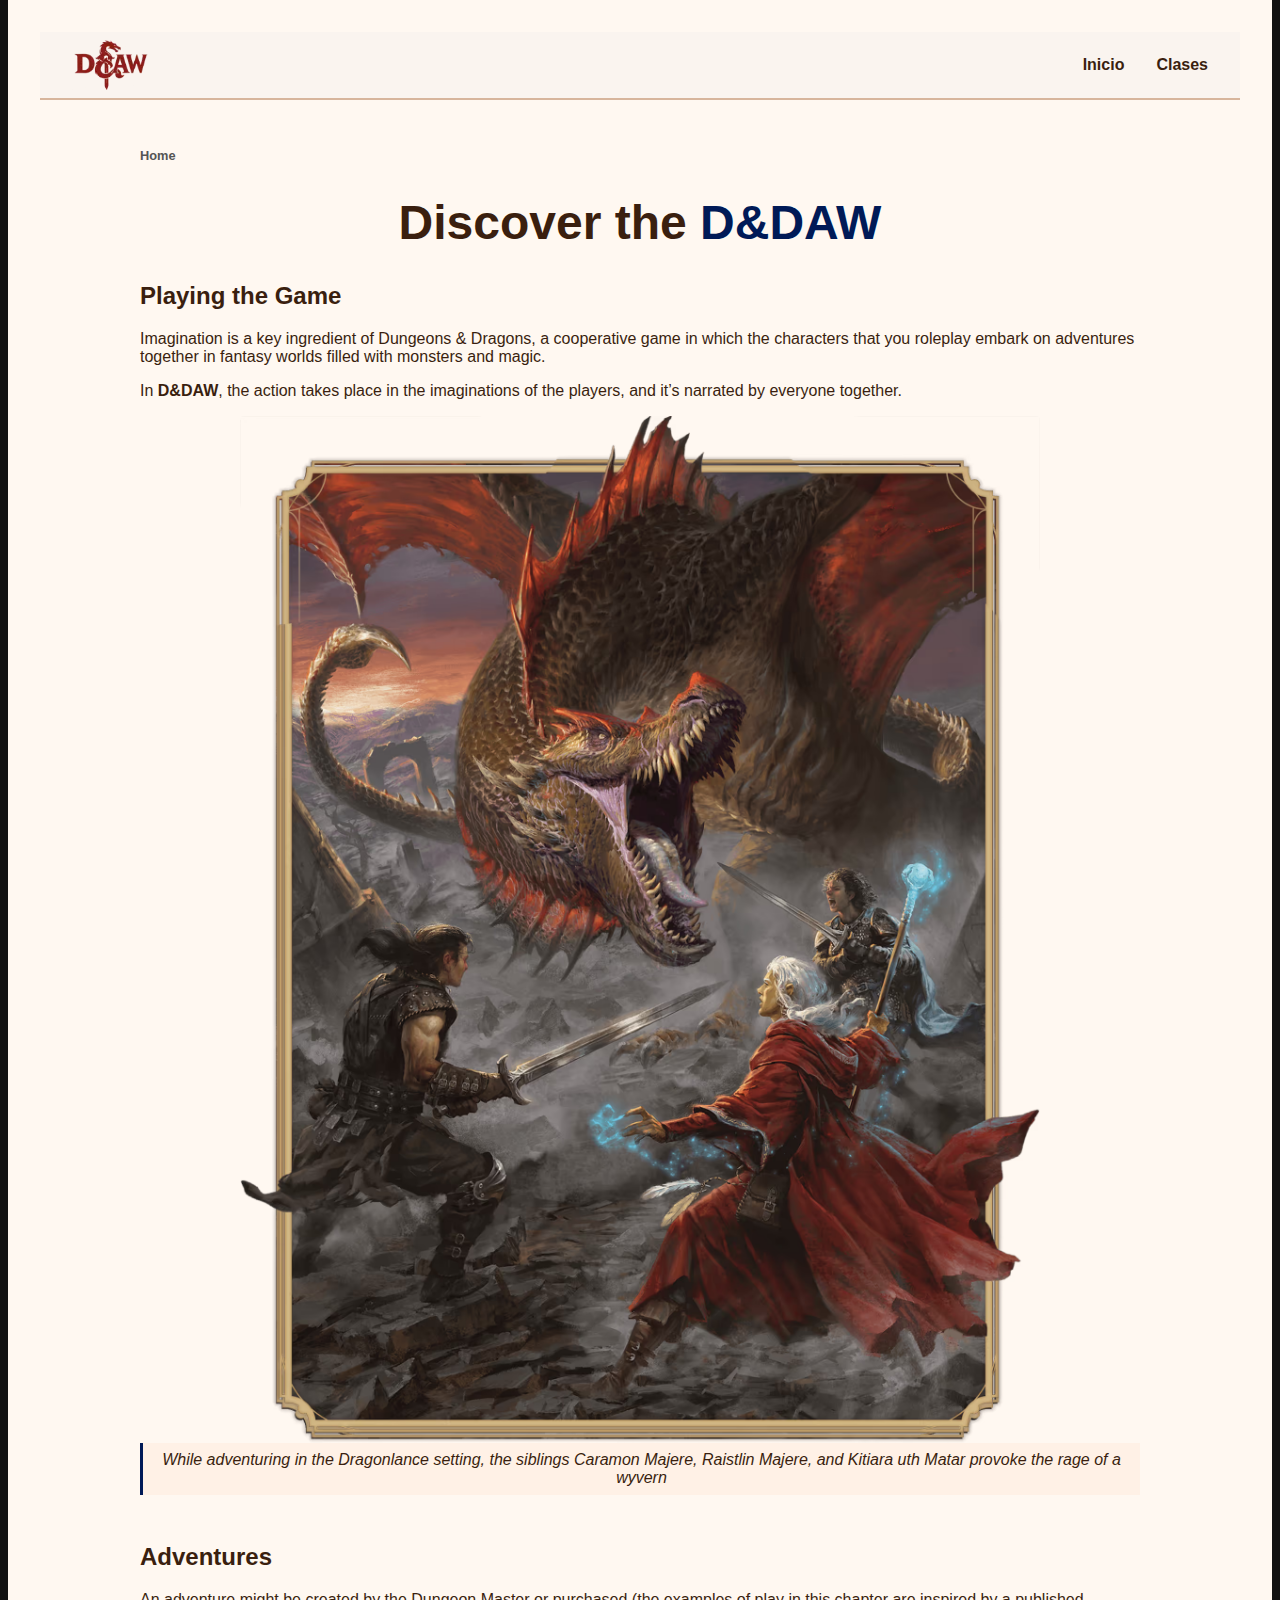
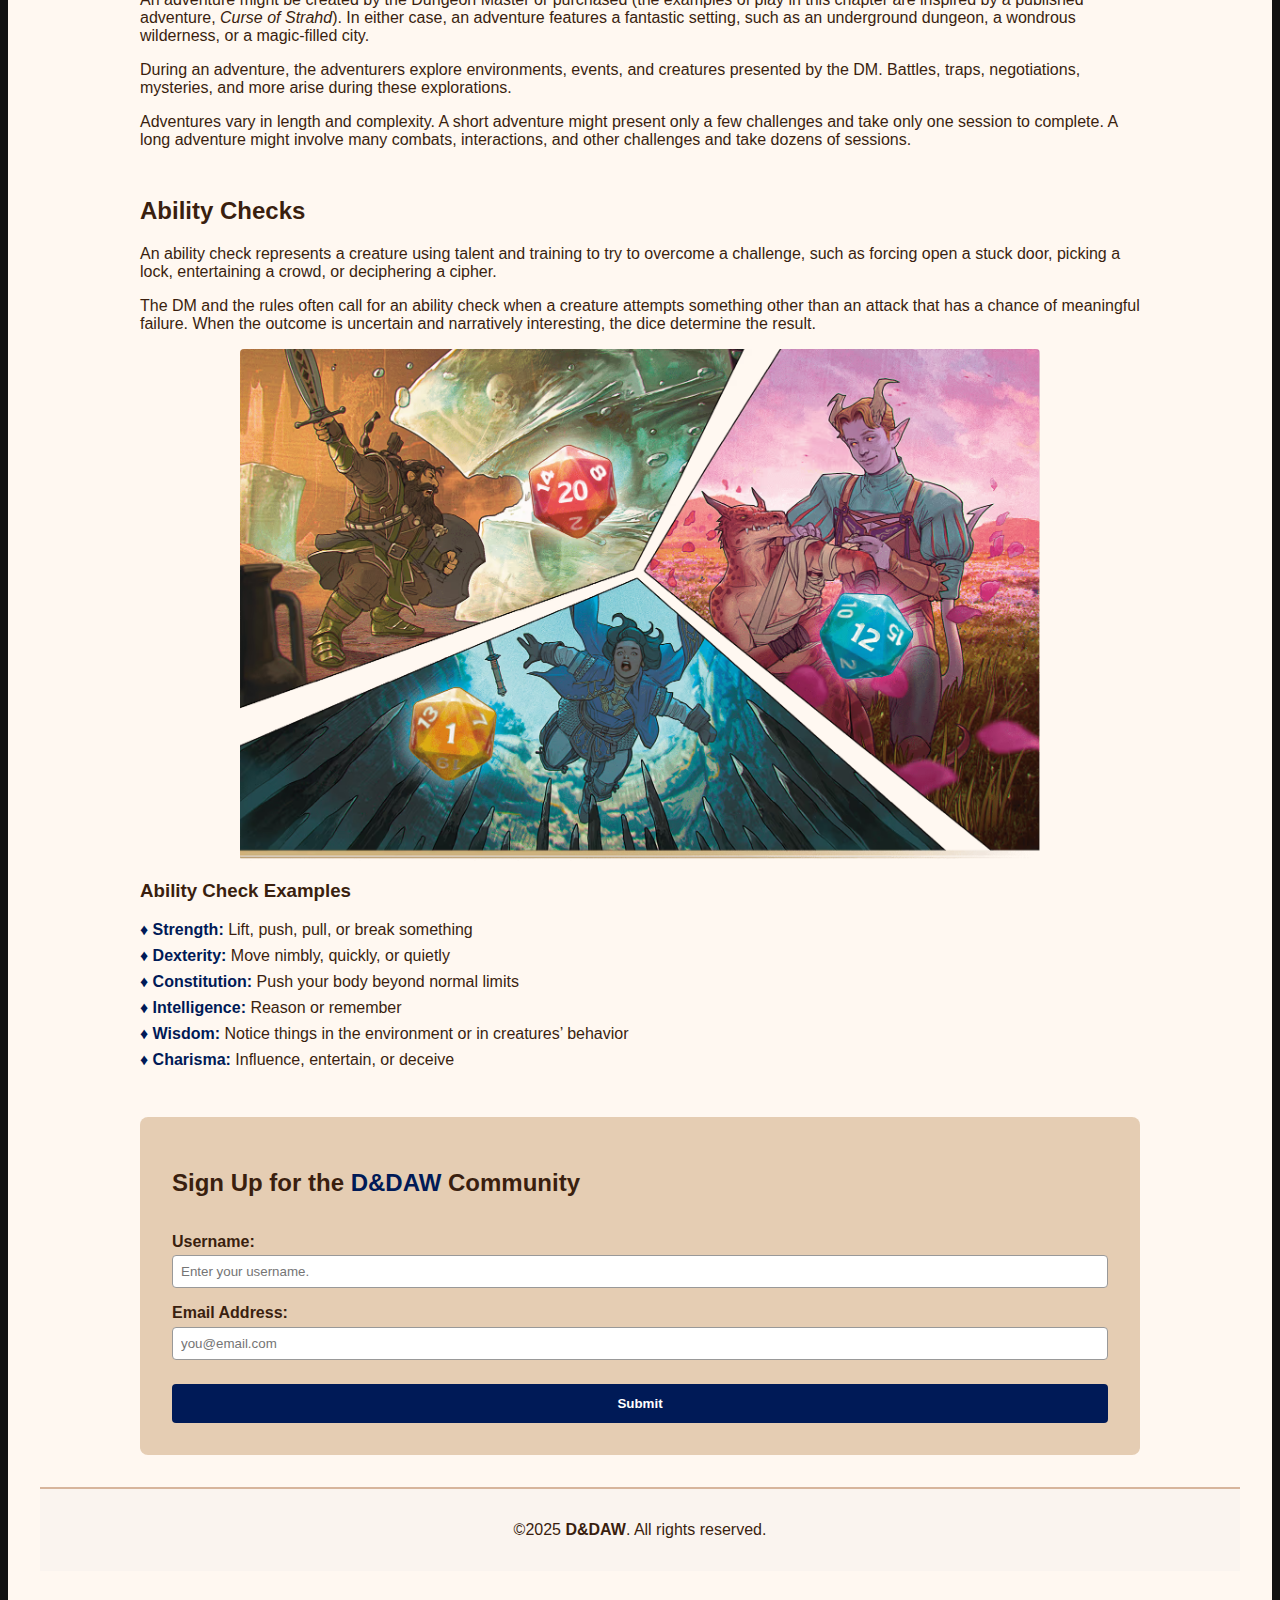
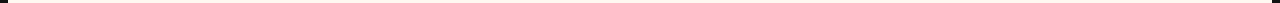
<file: index.html>
<!DOCTYPE html>
<html lang="en">
  <head>
    <meta charset="UTF-8" />
    <meta name="viewport" content="width=device-width, initial-scale=1.0" />
    <title>D&DAW</title>
    <link rel="stylesheet" href="/src/css/styles.css" />
    <link rel="icon" type="image/webp" href="/src/images/D&DAW-logo.webp" />
  </head>
  <body>
    <a href="#main-content" class="skip-link" tabindex="0">Skip to main content</a>

    <div class="page">
      <header>
        <nav>
          <img src="/src/images/D&DAW-logo.webp" alt="" class="logo" />
          <ul class="nav-menu">
            <li><a href="index.html" tabindex="0">Inicio</a></li>
            <li class="dropdown">
              <a href="classes.html" tabindex="0">Clases</a>
              <ul class="dropdown-menu">
                <li><a href="barbarian.html" tabindex="0">Barbarian</a></li>
                <li><a href="#" tabindex="0">Bard</a></li>
                <li><a href="#" tabindex="0">Cleric</a></li>
                <li><a href="wizard.html" tabindex="0">Wizard</a></li>
              </ul>
            </li>
          </ul>
        </nav>
      </header>

      <main id="main-content">
        <p class="breadcrumb">
          <a href="index.html" tabindex="0"><strong>Home</strong></a>
        </p>
        <section class="hero">
          <h1 tabindex="0">Discover the <span class="highlight">D&DAW</span></h1>
        </section>

        <section class="section">
          <div tabindex="0">
            <h2>Playing the Game</h2>
            <p>
              Imagination is a key ingredient of Dungeons & Dragons, a cooperative
              game in which the characters that you roleplay embark on adventures
              together in fantasy worlds filled with monsters and magic.
            </p>
            <p>
              In <strong>D&DAW</strong>, the action takes place in the
              imaginations of the players, and it’s narrated by everyone together.
            </p>
          </div>
          <img
            src="/src/images/opening-art.avif"
            alt="Dragon encounter"
            class="main-image"
            tabindex="0"
          />
          <p class="image-caption" tabindex="0">
            While adventuring in the Dragonlance setting, the siblings Caramon
            Majere, Raistlin Majere, and Kitiara uth Matar provoke the rage of a
            wyvern
          </p>
        </section>

        <section class="section" tabindex="0">
          <h2>Adventures</h2>
          <p>
            An adventure might be created by the Dungeon Master or purchased
            (the examples of play in this chapter are inspired by a published
            adventure, <em>Curse of Strahd</em>). In either case, an adventure
            features a fantastic setting, such as an underground dungeon, a
            wondrous wilderness, or a magic-filled city.
          </p>
          <p>
            During an adventure, the adventurers explore environments, events,
            and creatures presented by the DM. Battles, traps, negotiations,
            mysteries, and more arise during these explorations.
          </p>
          <p>
            Adventures vary in length and complexity. A short adventure might
            present only a few challenges and take only one session to complete.
            A long adventure might involve many combats, interactions, and other
            challenges and take dozens of sessions.
          </p>
        </section>

        <section class="section">
          <h2 tabindex="0">Ability Checks</h2>
          <p tabindex="0">
            An ability check represents a creature using talent and training to
            try to overcome a challenge, such as forcing open a stuck door,
            picking a lock, entertaining a crowd, or deciphering a cipher.
          </p>
          <p tabindex="0">
            The DM and the rules often call for an ability check when a creature
            attempts something other than an attack that has a chance of
            meaningful failure. When the outcome is uncertain and narratively
            interesting, the dice determine the result.
          </p>
          <img
            src="/src/images/d20-test.avif"
            alt="Dice and characters"
            class="main-image"
            tabindex="0"
          />

          <h3 tabindex="0">Ability Check Examples</h3>
          <ul class="ability-list">
            <li><span>♦ Strength:</span> Lift, push, pull, or break something</li>
            <li><span>♦ Dexterity:</span> Move nimbly, quickly, or quietly</li>
            <li><span>♦ Constitution:</span> Push your body beyond normal limits</li>
            <li><span>♦ Intelligence:</span> Reason or remember</li>
            <li><span>♦ Wisdom:</span> Notice things in the environment or in creatures’ behavior</li>
            <li><span>♦ Charisma:</span> Influence, entertain, or deceive</li>
          </ul>
        </section>

        <section class="signup">
          <h2 tabindex="0">
            Sign Up for the <span class="highlight">D&DAW</span> Community
          </h2>
          <form>
            <label for="username">Username:</label>
            <input
              type="text"
              id="username"
              placeholder="Enter your username."
              required
              tabindex="0"
            />

            <label for="email">Email Address:</label>
            <input
              type="email"
              id="email"
              placeholder="you@email.com"
              required
              tabindex="0"
            />

            <button type="submit" tabindex="0">Submit</button>
          </form>
        </section>
      </main>

      <footer>
        <p tabindex="0">©2025 <strong>D&DAW</strong>. All rights reserved.</p>
      </footer>
    </div>
  </body>
</html>
</file>
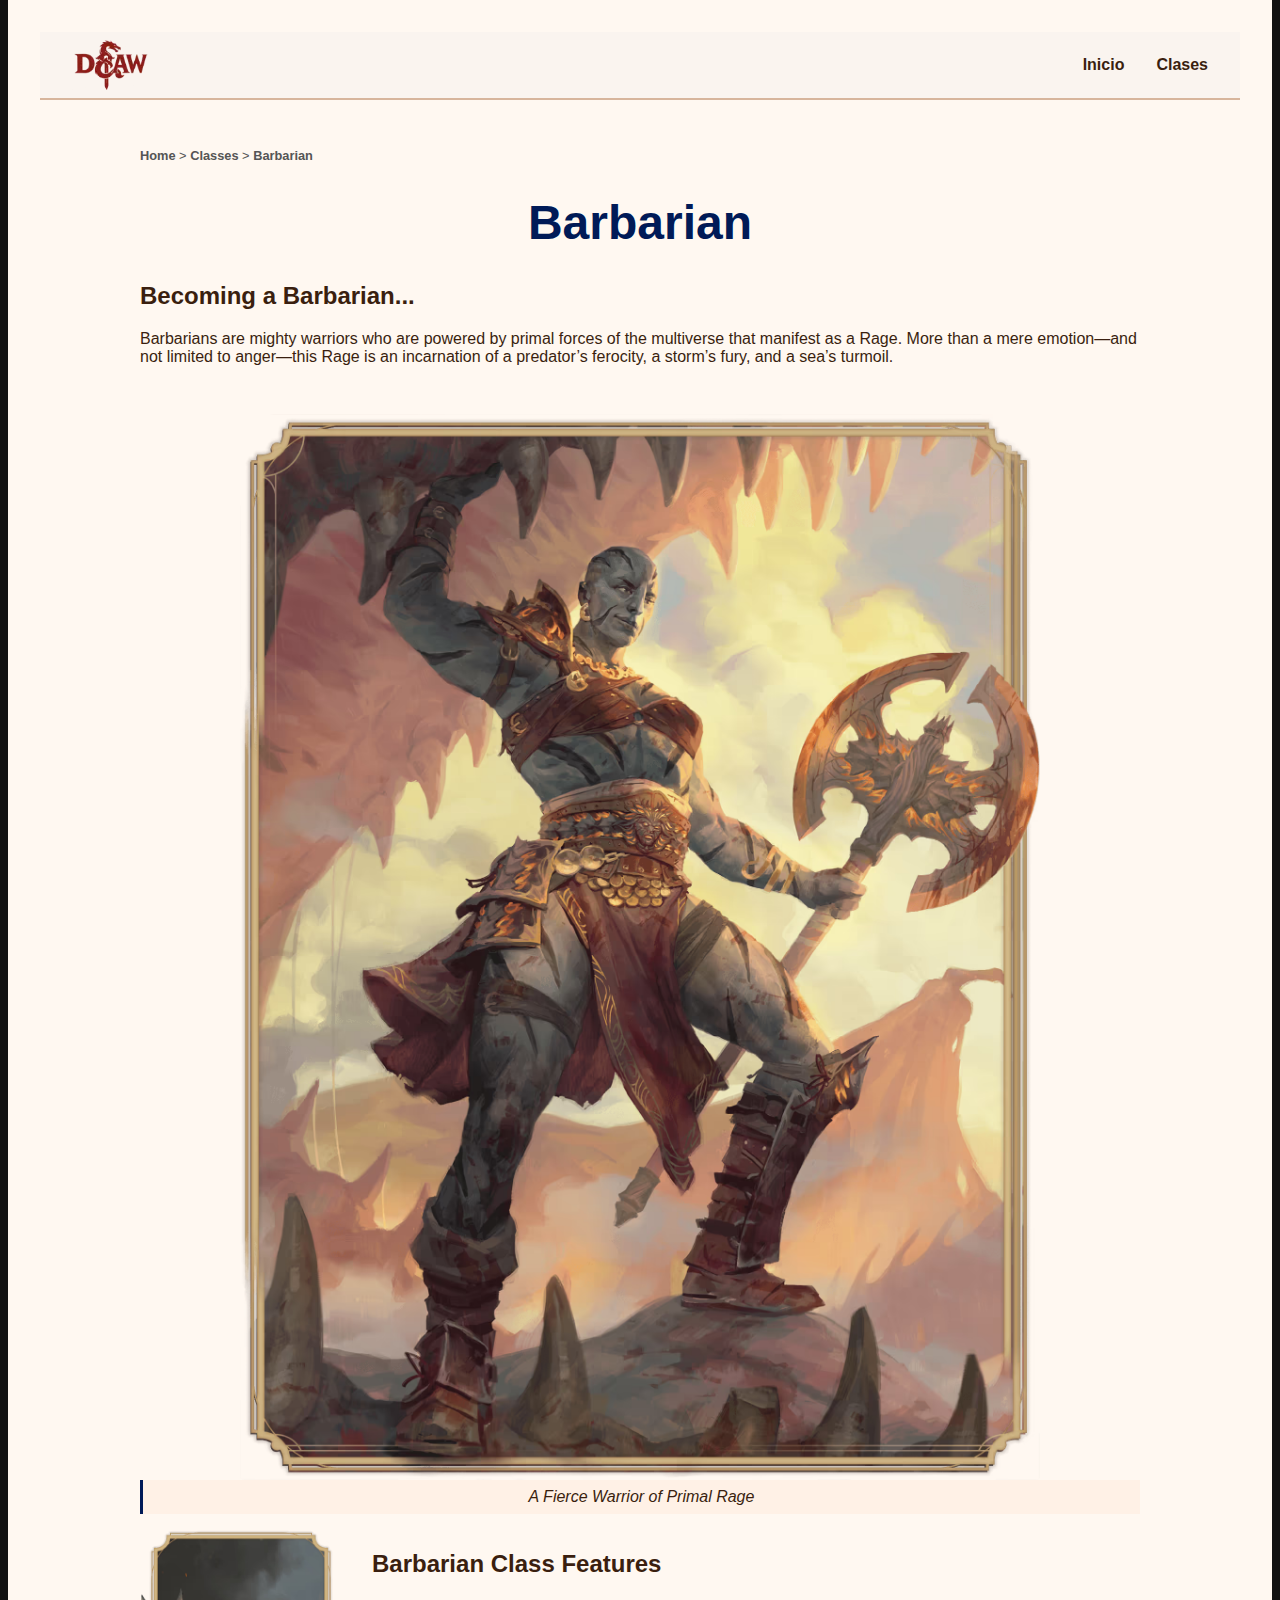
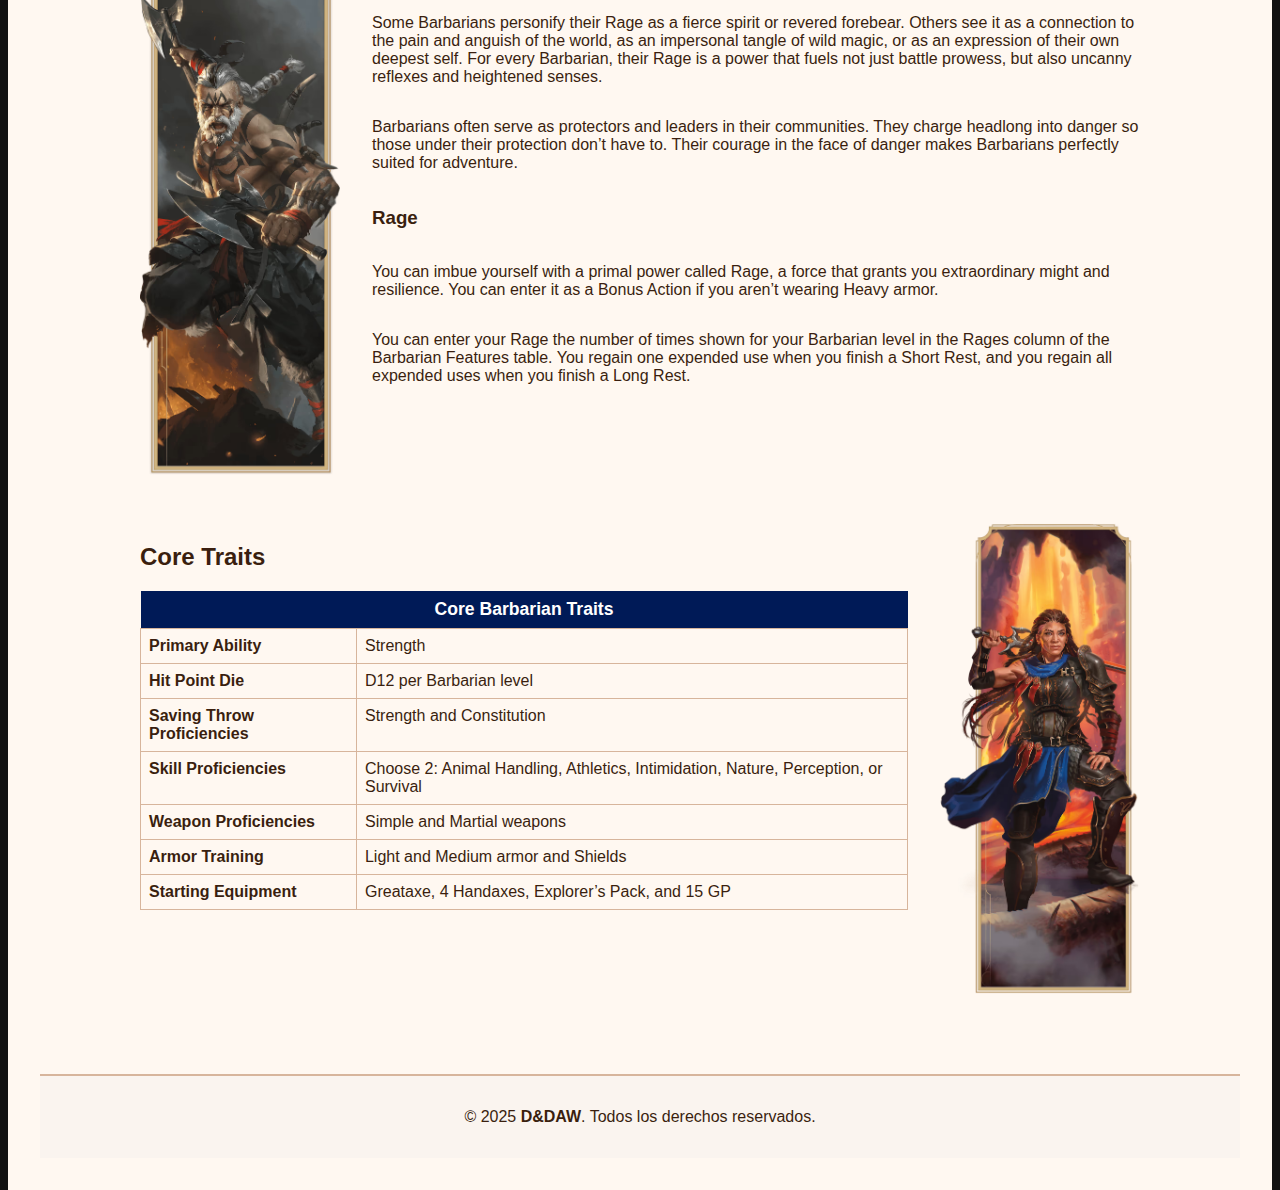
<file: barbarian.html>
<!DOCTYPE html>
<html lang="en">
  <head>
    <meta charset="UTF-8" />
    <meta name="viewport" content="width=device-width, initial-scale=1.0" />
    <title>D&DAW - Barbarian</title>
    <link rel="stylesheet" href="/src/css/styles.css" />
    <link rel="icon" type="image/webp" href="/src/images/D&DAW-logo.webp" />
  </head>
  <body>
    <a href="#main-content" class="skip-link" tabindex="0">Skip to main content</a>
    <div class="page">
      <header>
        <nav>
          <img src="/src/images/D&DAW-logo.webp" alt="" class="logo" />
          <ul class="nav-menu">
            <li><a href="index.html" tabindex="0">Inicio</a></li>
            <li class="dropdown">
              <a href="classes.html" tabindex="0">Clases</a>
              <ul class="dropdown-menu">
                <li><a href="barbarian.html" tabindex="0">Barbarian</a></li>
                <li><a href="#" tabindex="0">Bard</a></li>
                <li><a href="#" tabindex="0">Cleric</a></li>
                <li><a href="wizard.html" tabindex="0">Wizard</a></li>
              </ul>
            </li>
          </ul>
        </nav>
      </header>

      <main>
        <p class="breadcrumb">
          <a href="index.html" tabindex="0"><strong>Home</strong></a> &gt;
          <a href="classes.html" tabindex="0"><strong>Classes</strong></a> &gt;
          <strong tabindex="0">Barbarian</strong>
        </p>

        <section id="main-content" class="hero">
          <h1 tabindex="0"><span class="highlight">Barbarian</span></h1>
        </section>

        <section class="section" tabindex="0">
          <h2>Becoming a Barbarian...</h2>
          <p>
            Barbarians are mighty warriors who are powered by primal forces of
            the multiverse that manifest as a Rage. More than a mere emotion—and
            not limited to anger—this Rage is an incarnation of a predator’s
            ferocity, a storm’s fury, and a sea’s turmoil.
          </p>
        </section>

        <img
          src="/src/images/barbarian-opening-art.avif"
          alt=""
          class="main-image"
          tabindex="0"
        />
        <p class="image-caption" tabindex="0">A Fierce Warrior of Primal Rage</p>

        <section class="section with-image card-section">
          <img
            src="/src/images/barbarian.avif"
            alt="Raging Barbarian"
            class="side-image framed"
            tabindex="0"
          />
          <div tabindex="0">
            <h2>Barbarian Class Features</h2>
            <p>
              Some Barbarians personify their Rage as a fierce spirit or revered
              forebear. Others see it as a connection to the pain and anguish of
              the world, as an impersonal tangle of wild magic, or as an
              expression of their own deepest self. For every Barbarian, their
              Rage is a power that fuels not just battle prowess, but also
              uncanny reflexes and heightened senses.
            </p>
            <p>
              Barbarians often serve as protectors and leaders in their
              communities. They charge headlong into danger so those under their
              protection don’t have to. Their courage in the face of danger
              makes Barbarians perfectly suited for adventure.
            </p>

            <h3>Rage</h3>
            <p>
              You can imbue yourself with a primal power called Rage, a force
              that grants you extraordinary might and resilience. You can enter
              it as a Bonus Action if you aren’t wearing Heavy armor.
            </p>
            <p>
              You can enter your Rage the number of times shown for your
              Barbarian level in the Rages column of the Barbarian Features
              table. You regain one expended use when you finish a Short Rest,
              and you regain all expended uses when you finish a Long Rest.
            </p>
          </div>
        </section>

        <section class="section with-image card-section">
          <div class="table-container" tabindex="0">
            <h2>Core Traits</h2>
            <table class="traits-table">
              <thead>
                <tr>
                  <th colspan="2">Core Barbarian Traits</th>
                </tr>
              </thead>
              <tbody>
                <tr>
                  <td><strong>Primary Ability</strong></td>
                  <td>Strength</td>
                </tr>
                <tr>
                  <td><strong>Hit Point Die</strong></td>
                  <td>D12 per Barbarian level</td>
                </tr>
                <tr>
                  <td><strong>Saving Throw Proficiencies</strong></td>
                  <td>Strength and Constitution</td>
                </tr>
                <tr>
                  <td><strong>Skill Proficiencies</strong></td>
                  <td>
                    Choose 2: Animal Handling, Athletics, Intimidation, Nature,
                    Perception, or Survival
                  </td>
                </tr>
                <tr>
                  <td><strong>Weapon Proficiencies</strong></td>
                  <td>Simple and Martial weapons</td>
                </tr>
                <tr>
                  <td><strong>Armor Training</strong></td>
                  <td>Light and Medium armor and Shields</td>
                </tr>
                <tr>
                  <td><strong>Starting Equipment</strong></td>
                  <td>Greataxe, 4 Handaxes, Explorer’s Pack, and 15 GP</td>
                </tr>
              </tbody>
            </table>
          </div>
          <img
            src="/src/images/champion.avif"
            alt="Barbarian Gear"
            class="side-image framed"
            tabindex="0"
          />
        </section>
      </main>

      <footer>
        <p tabindex="0">
          &copy; 2025 <strong>D&DAW</strong>. Todos los derechos reservados.
        </p>
      </footer>
    </div>
  </body>
</html>
</file>
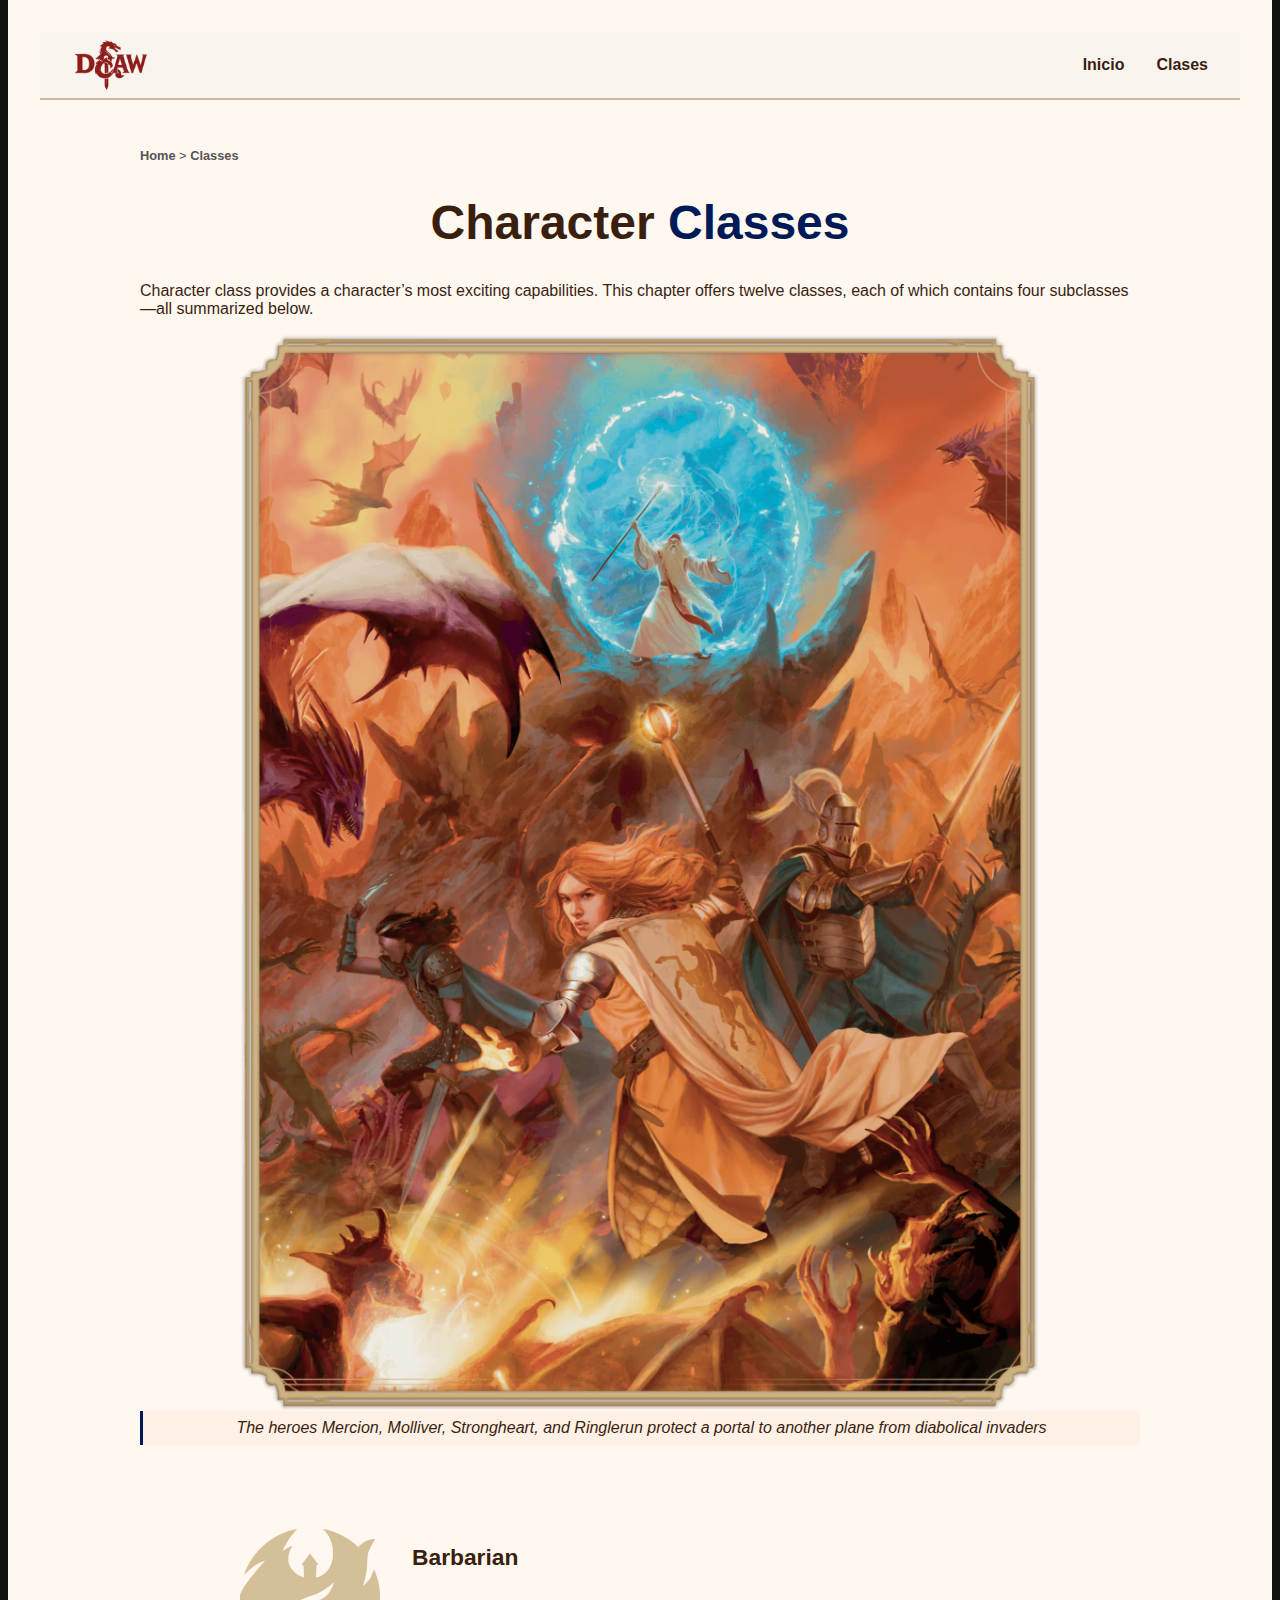
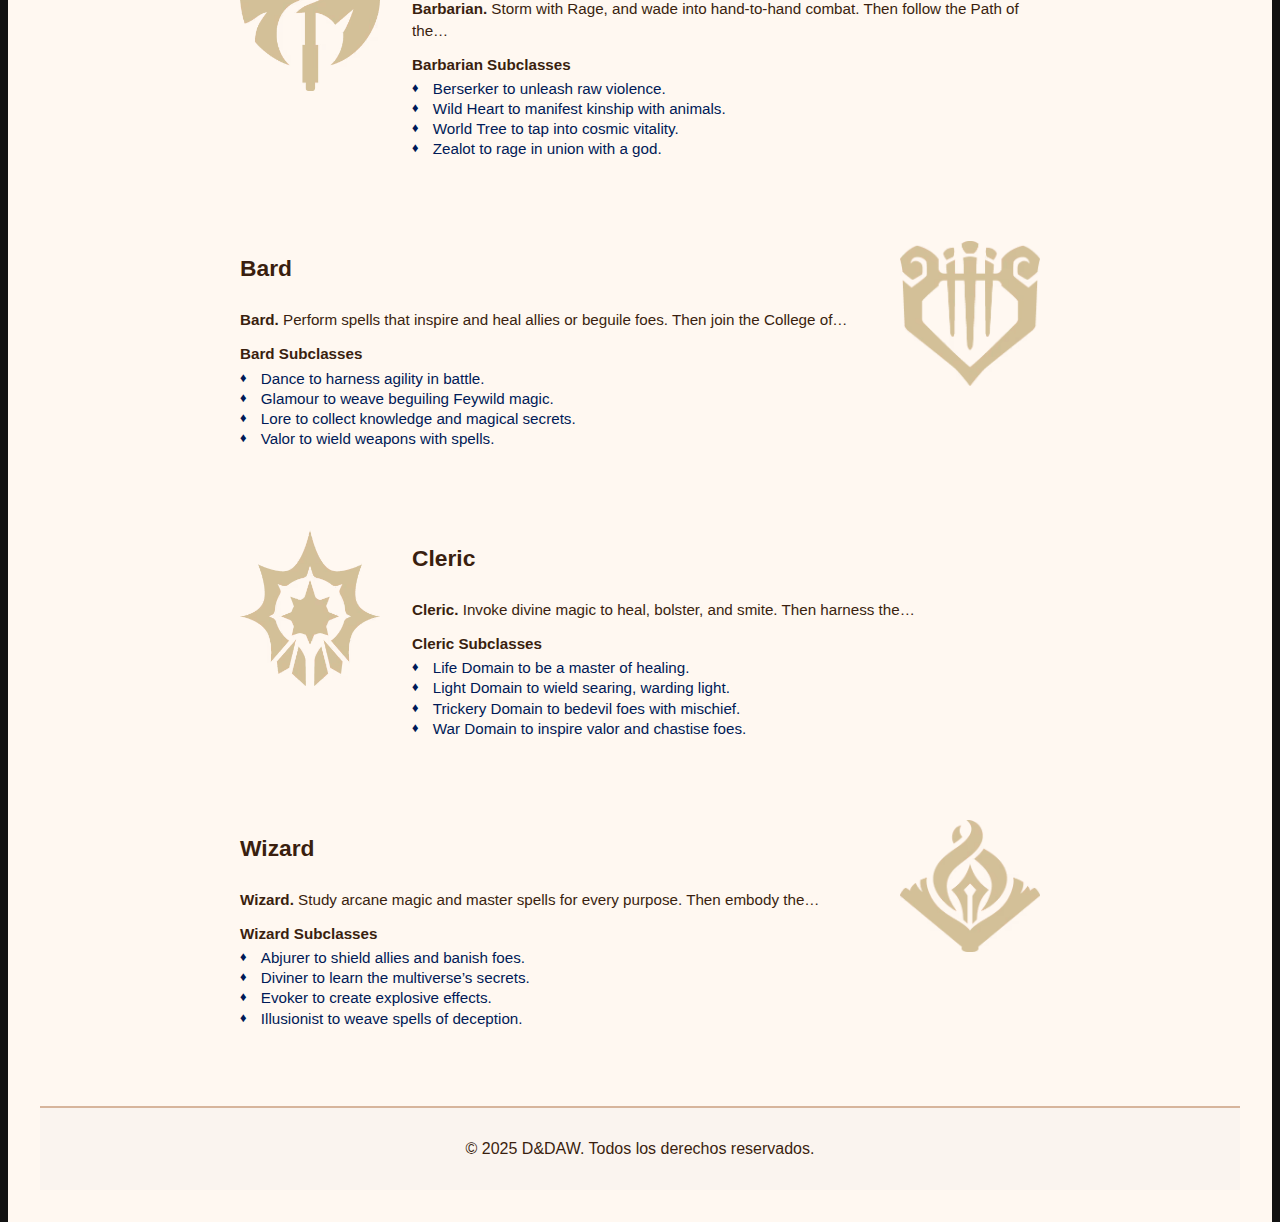
<file: classes.html>
<!DOCTYPE html>
<html lang="en">
  <head>
    <meta charset="UTF-8" />
    <meta name="viewport" content="width=device-width, initial-scale=1.0" />
    <title>D&DAW - Clases</title>
    <link rel="stylesheet" href="/src/css/styles.css" />
    <link rel="icon" type="image/webp" href="/src/images/D&DAW-logo.webp" />
  </head>
  <body>
    <a href="#main-content" class="skip-link" tabindex="0">Skip to main content</a>
    <div class="page">
      <header>
        <nav>
          <img src="/src/images/D&DAW-logo.webp" alt="" class="logo" />
          <ul class="nav-menu">
            <li><a href="index.html" tabindex="0">Inicio</a></li>
            <li class="dropdown">
              <a href="classes.html" tabindex="0">Clases</a>
              <ul class="dropdown-menu">
                <li><a href="barbarian.html" tabindex="0">Barbarian</a></li>
                <li><a href="#" tabindex="0">Bard</a></li>
                <li><a href="#" tabindex="0">Cleric</a></li>
                <li><a href="wizard.html" tabindex="0">Wizard</a></li>
              </ul>
            </li>
          </ul>
        </nav>
      </header>

      <main>
        <p class="breadcrumb">
          <a href="index.html" tabindex="0"><strong>Home</strong></a> &gt;
          <a href="classes.html" tabindex="0"><strong>Classes</strong></a>
        </p>

        <section id="main-content" class="hero">
          <h1 tabindex="0">Character <span class="highlight">Classes</span></h1>
        </section>

        <section class="section">
          <p tabindex="0">
            Character class provides a character’s most exciting capabilities.
            This chapter offers twelve classes, each of which contains four
            subclasses—all summarized below.
          </p>
          <img
            src="/src/images/classes.avif"
            alt=""
            class="main-image"
            tabindex="0"
          />
          <p class="image-caption" tabindex="0">
            The heroes Mercion, Molliver, Strongheart, and Ringlerun protect a
            portal to another plane from diabolical invaders
          </p>
        </section>

        <section class="classes">
          <div class="class-list">

            <div tabindex="0" class="class-item left">
              <img src="/src/images/barbarian-symbol.avif" alt="Barbarian" />
              <div class="class-text">
                <h2>Barbarian</h2>
                <p>
                  <strong>Barbarian.</strong> Storm with Rage, and wade into
                  hand-to-hand combat. Then follow the Path of the…
                </p>
                <p><strong>Barbarian Subclasses</strong></p>
                <ul class="subclass-list">
                  <li>Berserker to unleash raw violence.</li>
                  <li>Wild Heart to manifest kinship with animals.</li>
                  <li>World Tree to tap into cosmic vitality.</li>
                  <li>Zealot to rage in union with a god.</li>
                </ul>
              </div>
            </div>

            <div tabindex="0" class="class-item right">
              <div class="class-text">
                <h2>Bard</h2>
                <p>
                  <strong>Bard.</strong> Perform spells that inspire and heal
                  allies or beguile foes. Then join the College of…
                </p>
                <p><strong>Bard Subclasses</strong></p>
                <ul class="subclass-list">
                  <li>Dance to harness agility in battle.</li>
                  <li>Glamour to weave beguiling Feywild magic.</li>
                  <li>Lore to collect knowledge and magical secrets.</li>
                  <li>Valor to wield weapons with spells.</li>
                </ul>
              </div>
              <img src="/src/images/bard-symbol.avif" alt="Bard"/>
            </div>

            <div tabindex="0" class="class-item left">
              <img src="/src/images/cleric-symbol.avif" alt="Cleric"/>
              <div class="class-text" >
                <h2>Cleric</h2>
                <p>
                  <strong>Cleric.</strong> Invoke divine magic to heal, bolster,
                  and smite. Then harness the…
                </p>
                <p><strong>Cleric Subclasses</strong></p>
                <ul class="subclass-list">
                  <li>Life Domain to be a master of healing.</li>
                  <li>Light Domain to wield searing, warding light.</li>
                  <li>Trickery Domain to bedevil foes with mischief.</li>
                  <li>War Domain to inspire valor and chastise foes.</li>
                </ul>
              </div>
            </div>

            <div tabindex="0" class="class-item right">
              <div class="class-text" >
                <h2>Wizard</h2>
                <p>
                  <strong>Wizard.</strong> Study arcane magic and master spells
                  for every purpose. Then embody the…
                </p>
                <p><strong>Wizard Subclasses</strong></p>
                <ul class="subclass-list">
                  <li>Abjurer to shield allies and banish foes.</li>
                  <li>Diviner to learn the multiverse’s secrets.</li>
                  <li>Evoker to create explosive effects.</li>
                  <li>Illusionist to weave spells of deception.</li>
                </ul>
              </div>
              <img src="/src/images/wizard-symbol.avif" alt="Wizard"/>
            </div>

          </div>
        </section>
      </main>

      <footer>
        <p tabindex="0">&copy; 2025 D&DAW. Todos los derechos reservados.</p>
      </footer>
    </div>
  </body>
</html>
</file>
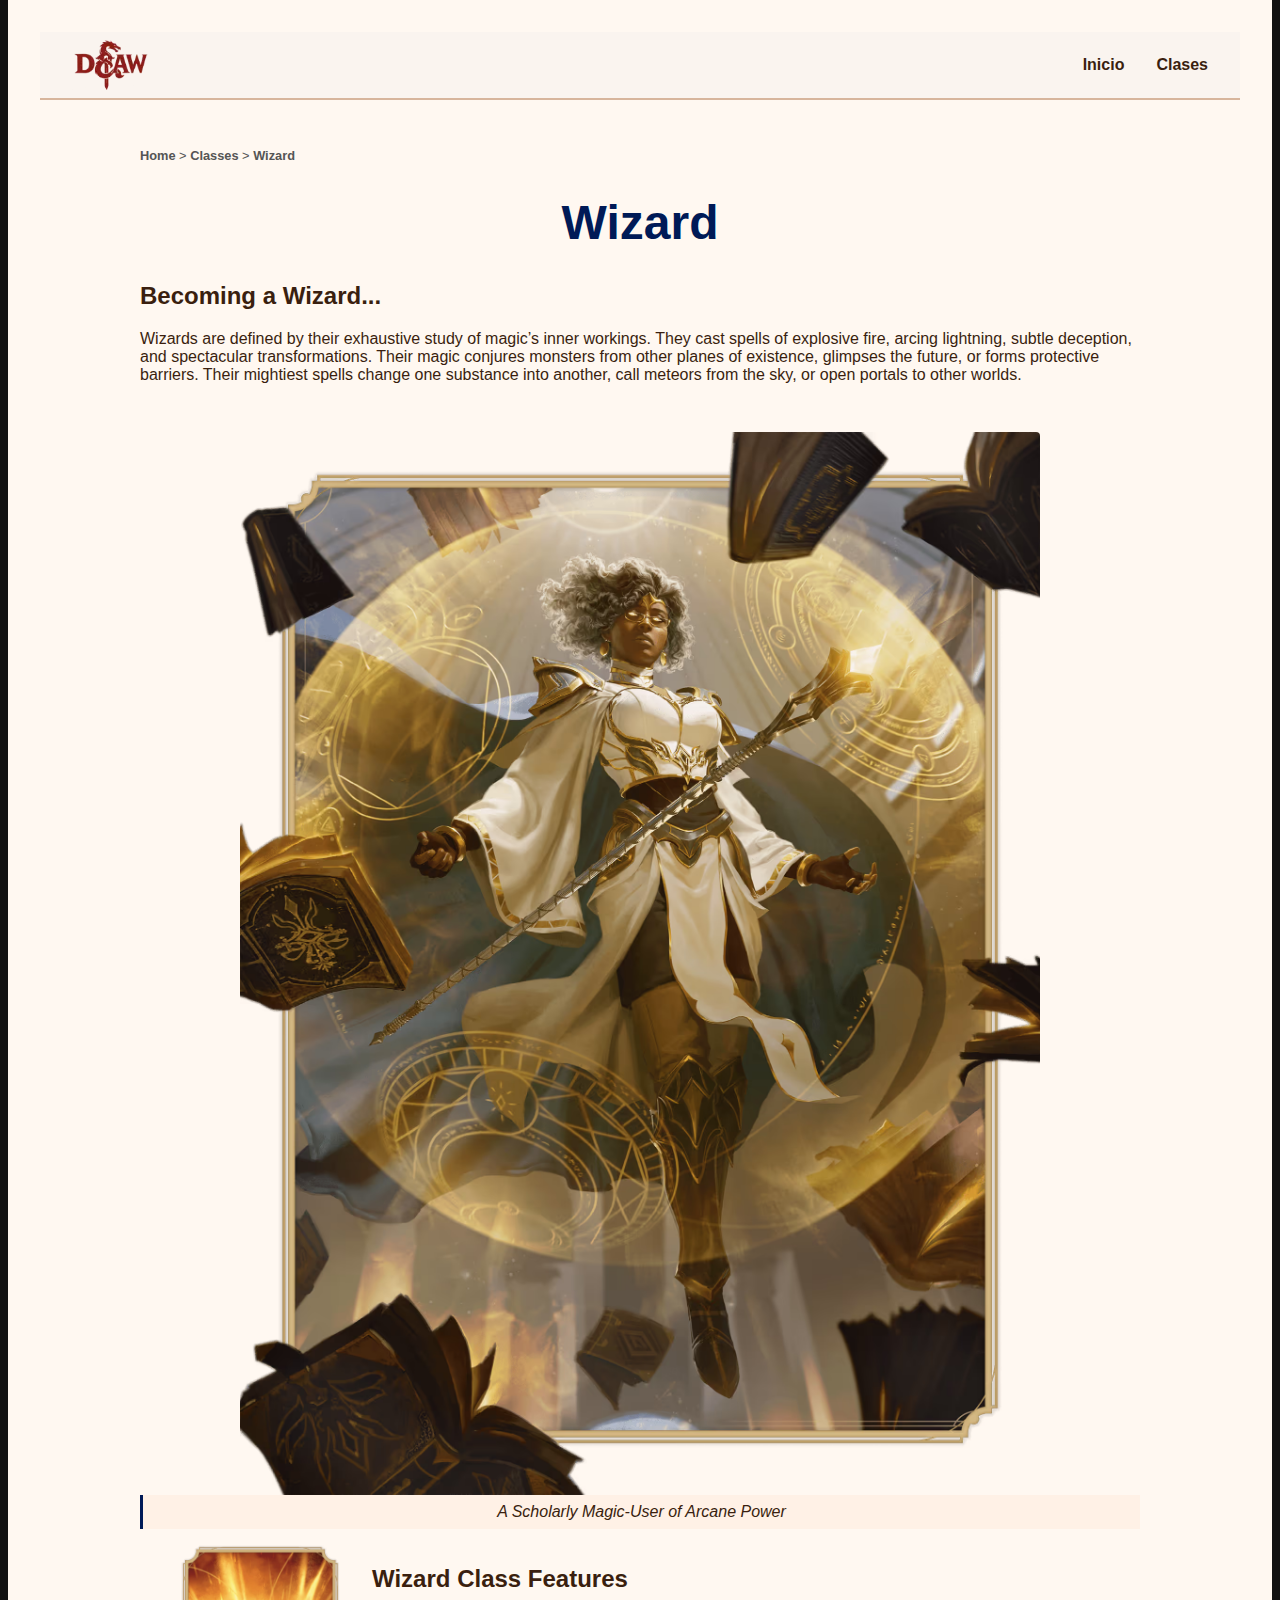
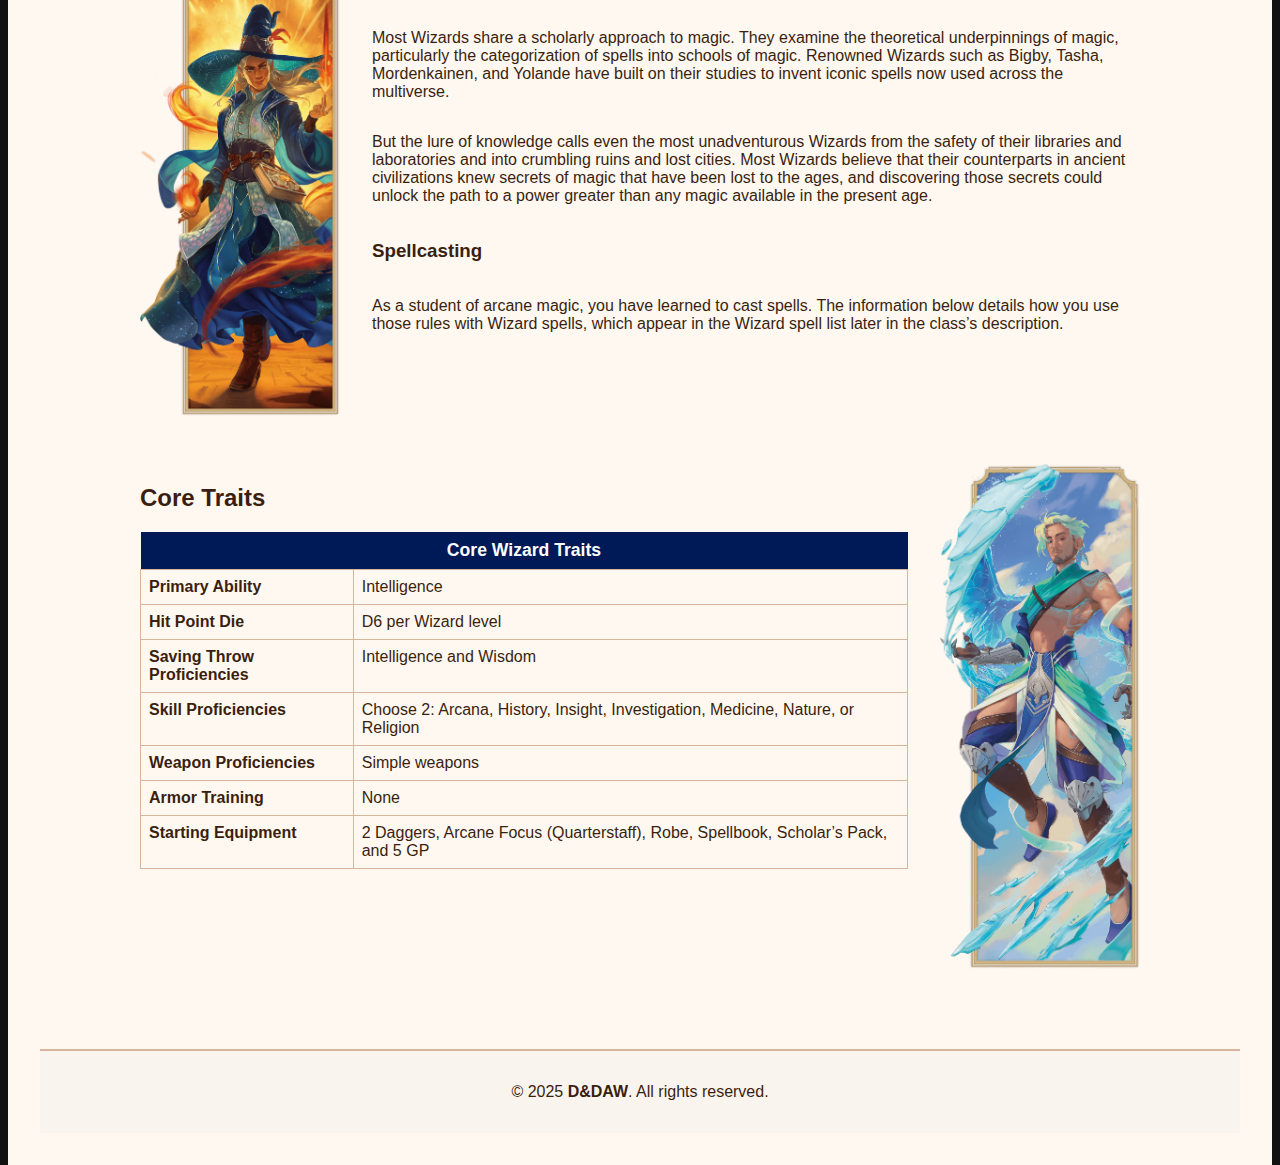
<file: wizard.html>
<!DOCTYPE html>
<html lang="en">
  <head>
    <meta charset="UTF-8" />
    <meta name="viewport" content="width=device-width, initial-scale=1.0" />
    <title>D&DAW - Wizard</title>
    <link rel="stylesheet" href="/src/css/styles.css" />
    <link rel="icon" type="image/webp" href="/src/images/D&DAW-logo.webp" />
  </head>
  <body>
    <a href="#main-content" class="skip-link" tabindex="0">Skip to main content</a>
    <div class="page">
      <header>
        <nav>
          <img src="/src/images/D&DAW-logo.webp" alt="" class="logo" />
          <ul class="nav-menu">
            <li><a href="index.html" tabindex="0">Inicio</a></li>
            <li class="dropdown">
              <a href="classes.html" tabindex="0">Clases</a>
              <ul class="dropdown-menu">
                <li><a href="barbarian.html" tabindex="0">Barbarian</a></li>
                <li><a href="#" tabindex="0">Bard</a></li>
                <li><a href="#" tabindex="0">Cleric</a></li>
                <li><a href="wizard.html" tabindex="0">Wizard</a></li>
              </ul>
            </li>
          </ul>
        </nav>
      </header>

      <main>
        <p class="breadcrumb">
          <a href="index.html" tabindex="0"><strong>Home</strong></a> &gt;
          <a href="classes.html" tabindex="0"><strong>Classes</strong></a> &gt;
          <strong tabindex="0">Wizard</strong>
        </p>

        <section id="main-content" class="hero">
          <h1 tabindex="0"><span class="highlight">Wizard</span></h1>
        </section>

        <section class="section" tabindex="0">
          <h2>Becoming a Wizard...</h2>
          <p>
            Wizards are defined by their exhaustive study of magic’s inner workings. They cast spells of explosive fire, arcing lightning, subtle deception, and spectacular transformations. Their magic conjures monsters from other planes of existence, glimpses the future, or forms protective barriers. Their mightiest spells change one substance into another, call meteors from the sky, or open portals to other worlds.
          </p>
        </section>

        <img
          src="/src/images/wizard-opeing-art.avif"
          alt=""
          class="main-image"
          tabindex="0"
        />
        <p class="image-caption" tabindex="0">A Scholarly Magic-User of Arcane Power</p>

        <section class="section with-image card-section">
          <img
            src="/src/images/wizard.avif"
            alt="Studious Wizard"
            class="side-image framed"
            tabindex="0"
          />
          <div tabindex="0">
            <h2>Wizard Class Features</h2>
            <p>
              Most Wizards share a scholarly approach to magic. They examine the theoretical underpinnings of magic, particularly the categorization of spells into schools of magic. Renowned Wizards such as Bigby, Tasha, Mordenkainen, and Yolande have built on their studies to invent iconic spells now used across the multiverse.
            </p>
            <p>
              But the lure of knowledge calls even the most unadventurous Wizards from the safety of their libraries and laboratories and into crumbling ruins and lost cities. Most Wizards believe that their counterparts in ancient civilizations knew secrets of magic that have been lost to the ages, and discovering those secrets could unlock the path to a power greater than any magic available in the present age.
            </p>

            <h3>Spellcasting</h3>
            <p>
              As a student of arcane magic, you have learned to cast spells. The information below details how you use those rules with Wizard spells, which appear in the Wizard spell list later in the class’s description.
            </p>
          </div>
        </section>

        <section class="section with-image card-section">
          <div class="table-container" tabindex="0">
            <h2>Core Traits</h2>
            <table class="traits-table">
              <thead>
                <tr>
                  <th colspan="2">Core Wizard Traits</th>
                </tr>
              </thead>
              <tbody>
                <tr>
                  <td><strong>Primary Ability</strong></td>
                  <td>Intelligence</td>
                </tr>
                <tr>
                  <td><strong>Hit Point Die</strong></td>
                  <td>D6 per Wizard level</td>
                </tr>
                <tr>
                  <td><strong>Saving Throw Proficiencies</strong></td>
                  <td>Intelligence and Wisdom</td>
                </tr>
                <tr>
                  <td><strong>Skill Proficiencies</strong></td>
                  <td>Choose 2: Arcana, History, Insight, Investigation, Medicine, Nature, or Religion</td>
                </tr>
                <tr>
                  <td><strong>Weapon Proficiencies</strong></td>
                  <td>Simple weapons</td>
                </tr>
                <tr>
                  <td><strong>Armor Training</strong></td>
                  <td>None</td>
                </tr>
                <tr>
                  <td><strong>Starting Equipment</strong></td>
                  <td>2 Daggers, Arcane Focus (Quarterstaff), Robe, Spellbook, Scholar’s Pack, and 5 GP</td>
                </tr>
              </tbody>
            </table>
          </div>
          <img
            src="/src/images/draconic.avif"
            alt="Wizard Casting Spells"
            class="side-image framed"
            tabindex="0"
          />
        </section>
      </main>

      <footer>
        <p tabindex="0">
          &copy; 2025 <strong>D&DAW</strong>. All rights reserved.
        </p>
      </footer>
    </div>
  </body>
</html>
</file>
<file: src/css/styles.css>
body {
  color: #3a1f0f;
  margin: 0;
  font-family: Arial, sans-serif;
  background-color: #121212;
}

.page {
  padding: 2rem;
  background-color: #fff8f1;
  min-height: 100vh;
  max-width: 1200px;
  margin: 0 auto;
}

/* Header */
header {
  border-bottom: 2px solid #d7b59c;
  padding: 0.5rem 2rem;
  background-color: #faf4ef;
}

header nav {
  justify-content: space-between;
  max-width: 1200px;
  align-items: center;
  margin: 0 auto;
  display: flex;
}

.logo {
  height: 50px;
  width: auto;
}

.nav-menu {
  display: flex;
  margin: 0;
  padding: 0;
  gap: 2rem;
  list-style: none;
}

.nav-menu li a {
  font-weight: 600;
  color: #3a1f0f;
  font-size: 1rem;
  text-decoration: none;
  transition: color 0.3s ease;
}

.nav-menu li a:hover {
  color: #001a57;
}

main {
  padding: 2rem;
  max-width: 1000px;
  margin: auto;
}

.hero h1 {
  text-align: center;
  font-size: 3rem;
}

.highlight {
  color: #001a57;
}

.section {
  margin-bottom: 3rem;
}

.main-image {
  width: 80%;
  border-radius: 4px;
  display: block;
  margin: 1rem auto;
}

.image-caption {
  border-left: 3px solid #001a57;
  text-align: center;
  margin-top: -1rem;
  font-style: italic;
  padding: 0.5rem 1rem;
  background-color: #fff1e6;
}

.ability-list {
  padding-left: 0;
  list-style: none;
}

.ability-list li {
  margin-bottom: 0.5rem;
}

.ability-list span {
  font-weight: bold;
  color: #001a57;
}

.signup {
  border-radius: 8px;
  padding: 2rem;
  background-color: #e5cdb3;
}

.signup form {
  flex-direction: column;
  display: flex;
}

.signup label {
  margin-top: 1rem;
  font-weight: bold;
}

.signup input {
  padding: 0.5rem;
  margin-top: 0.3rem;
  border-radius: 4px;
  border: 1px solid #999;
}

.signup button {
  font-weight: bold;
  color: white;
  margin-top: 1.5rem;
  background-color: #001a57;
  border-radius: 4px;
  padding: 0.75rem;
  cursor: pointer;
  border: none;
}

footer {
  color: #3a1f0f;
  text-align: center;
  padding: 1rem;
  border-top: 2px solid #d7b59c;
  background-color: #faf4ef;
}

.classes {
  margin: auto;
  max-width: 800px;
  padding: 2rem 1rem;
}

.class-list {
  gap: 4rem;
  display: flex;
  flex-direction: column;
}

.class-item {
  gap: 2rem;
  display: flex;
  align-items: flex-start;
}

.class-item img {
  width: 140px;
  flex-shrink: 0;
  height: auto;
  margin-top: 4px;
}

.class-text {
  font-size: 0.95rem;
  color: #3a1f0f;
  flex: 1;
}

.class-text h3 {
  margin: 0 0 0.5rem;
  font-size: 1rem;
  color: #001a57;
}

.class-text p {
  margin: 0.3rem 0;
  line-height: 1.4;
}

.class-text strong {
  margin-top: 0.5rem;
  font-size: 0.95rem;
  display: inline-block;
  color: #3a1f0f;
}

.subclass-list {
  padding-left: 0;
  margin-top: 0.3rem;
  list-style: none;
}

.subclass-list li {
  padding-left: 1.3rem;
  font-size: 0.95rem;
  margin-bottom: 0.2rem;
  position: relative;
  color: #001a57;
}

.subclass-list li::before {
  left: 0;
  color: #001a57;
  content: "♦";
  top: 0;
  position: absolute;
  font-size: 0.8rem;
}

/* Dropdown */
.nav-menu .dropdown {
  position: relative;
}

.nav-menu .dropdown-menu {
  z-index: 1000;
  display: none;
  top: 100%;
  padding: 0.5rem 0;
  left: 0;
  list-style: none;
  margin: 0;
  min-width: 160px;
  background-color: #fff1e6;
  border: 1px solid #d7b59c;
  position: absolute;
}

.nav-menu .dropdown:hover .dropdown-menu {
  display: block;
}

.dropdown-menu li a {
  text-decoration: none;
  font-weight: 500;
  display: block;
  color: #3a1f0f;
  padding: 0.5rem 1rem;
}

.dropdown-menu li a:hover {
  background-color: #f4e3d3;
  color: #001a57;
}

/* Accesibilidad */
.skip-link {
  background: #000;
  top: -40px;
  padding: 8px 16px;
  position: absolute;
  color: #fff;
  transition: top 0.3s;
  left: 0;
  z-index: 100;
}

.skip-link:focus {
  top: 0;
}

.dropdown:hover .dropdown-menu,
.dropdown:focus-within .dropdown-menu {
  display: block;
}

.dropdown-menu a:focus {
  outline: 2px solid #333;
}

.page-title {
  font-size: 3rem;
  color: #001a57;
  margin-top: 1rem;
  text-align: center;
}

.breadcrumb {
  margin-top: 1rem;
  color: #555;
  font-size: 0.8rem;
}

/* Imagen lateral + texto alineado */
.with-image.card-section {
  align-items: stretch;
  display: flex;
  gap: 2rem;
}

.side-image.framed {
  height: 100%;
  object-fit: cover;
  width: 200px;
  border-radius: 6px;
}

.with-image.card-section > div {
  flex: 1;
  justify-content: space-between;
  height: 100%;
  display: flex;
  flex-direction: column;
}

.side-image {
  width: 200px;
  border-radius: 6px;
}

.table-container {
  flex: 1;
}

.traits-table {
  width: 100%;
  border-collapse: collapse;
  background-color: #fff8f1;
}

.traits-table th {
  color: white;
  padding: 0.5rem;
  font-size: 1.1rem;
  background-color: #001a57;
}

.traits-table td {
  padding: 0.5rem;
  vertical-align: top;
  border: 1px solid #d7b59c;
}

a {
  color: inherit;
  text-decoration: none;
}

a:hover {
  color: #001a57;
}

/* Responsive */
@media screen and (max-width: 768px) {
  .with-image {
    align-items: center;
    flex-direction: column;
  }

  .with-image img.side-image {
    max-width: 320px;
    height: auto;
    display: block;
    order: 0;
    width: 85%;
    margin: 1.5rem auto;
  }

  .with-image > div {
    padding: 0 1rem;
    width: 100%;
  }

  .main-image {
    height: auto;
    width: 100%;
  }

  .traits-table {
    font-size: 0.9rem;
    word-break: break-word;
  }

  .traits-table th,
  .traits-table td {
    padding: 0.4rem;
  }

  .table-container {
    margin-bottom: 1rem;
    overflow-x: auto;
    width: 100%;
  }

  .hero h1 {
    font-size: 2.2rem;
  }

  .page {
    padding: 1rem;
  }

  .dropdown-menu {
    background-color: transparent;
    position: static;
    box-shadow: none;
    border: none;
  }

  .dropdown:hover .dropdown-menu,
  .dropdown:focus-within .dropdown-menu {
    display: block;
  }
}

@media screen and (max-width: 768px) {
  .main-image {
    height: auto;
    width: 100%;
  }

  .class-list {
    flex-direction: column;
    display: flex;
    gap: 2rem;
  }

  .class-item {
    flex-direction: column;
    text-align: center;
    align-items: center;
    display: flex;
  }

  .class-item img {
    margin-bottom: 1rem;
    order: -1;
    width: 80px;
    height: auto;
  }

  .hero h1 {
    font-size: 2rem;
    text-align: center;
  }

  .breadcrumb {
    padding: 1rem;
    text-align: center;
  }

  footer p {
    padding: 1rem;
    text-align: center;
  }
}
</file>
